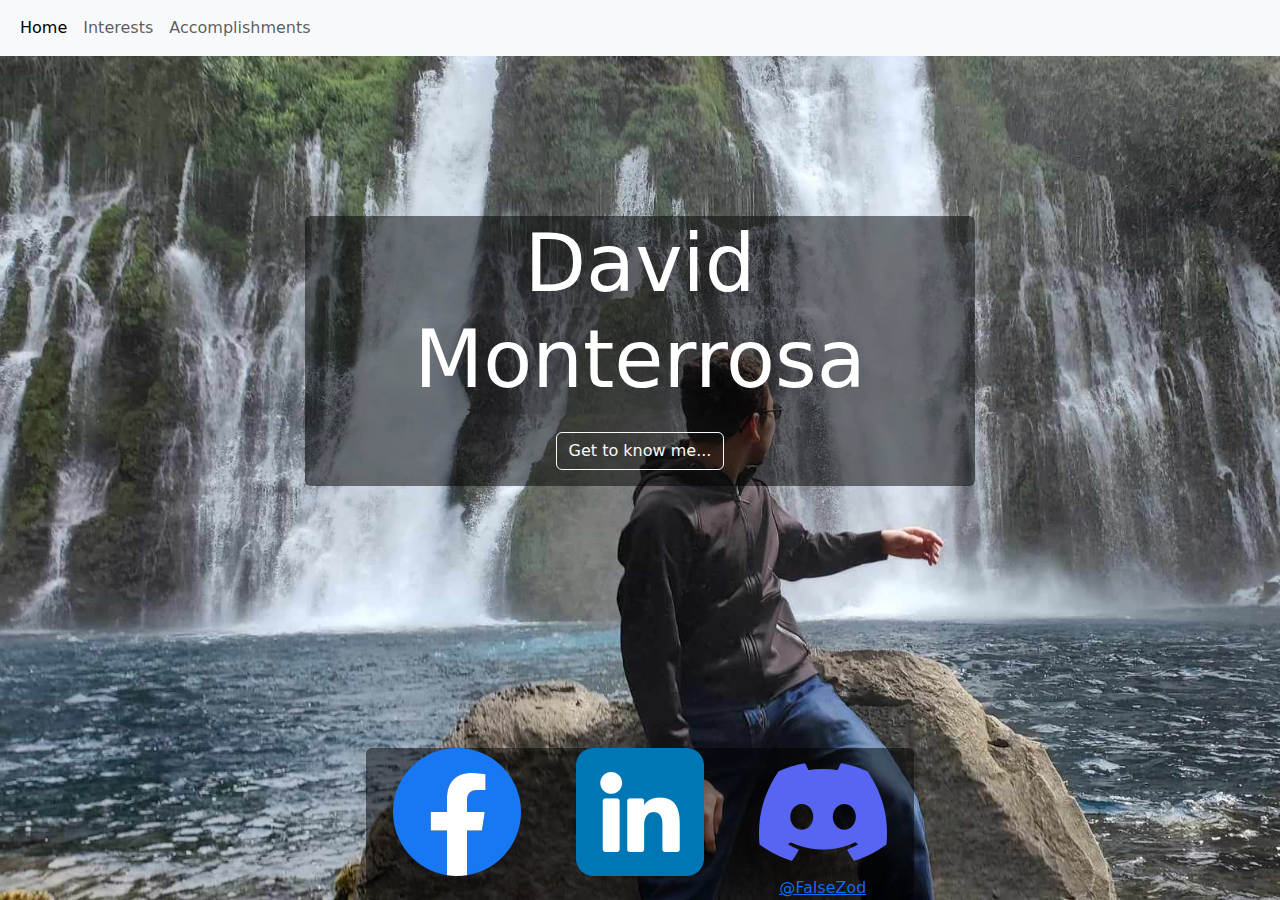
<file: index.html>
<!doctype html>
<html lang="en">

<head>
    <meta charset="utf-8">
    <meta name="viewport" content="width=device-width, initial-scale=1">
    <title>Figma Your Life</title>
    <link href="https://cdn.jsdelivr.net/npm/bootstrap@5.3.3/dist/css/bootstrap.min.css" rel="stylesheet"
        integrity="sha384-QWTKZyjpPEjISv5WaRU9OFeRpok6YctnYmDr5pNlyT2bRjXh0JMhjY6hW+ALEwIH" crossorigin="anonymous">
    <link rel="stylesheet" href="./style/styles.css">
</head>

<body>
    <!-- Navbar at top of page -->
    <nav class="navbar navbar-expand-lg bg-body-tertiary">
        <div class="container-fluid">
            <button class="navbar-toggler" type="button" data-bs-toggle="collapse" data-bs-target="#navbarNav"
                aria-controls="navbarNav" aria-expanded="false" aria-label="Toggle navigation">
                <span class="navbar-toggler-icon"></span>
            </button>
            <div class="collapse navbar-collapse" id="navbarNav">
                <ul class="navbar-nav">
                    <li class="nav-item">
                        <a class="nav-link active" aria-current="page" href="./index.html">Home</a>
                    </li>
                    <li class="nav-item">
                        <a class="nav-link" href="./pages/interests.html">Interests</a>
                    </li>
                    <li class="nav-item">
                        <a class="nav-link" href="./pages/accomplishments.html">Accomplishments</a>
                    </li>
                </ul>
            </div>
        </div>
    </nav>

    <!-- Title Banner -->
    <div class="container text-center title-vertical-center">
        <div class="row bg-black rounded title-length" style="--bs-bg-opacity: .5;">
            <div class="col">
                <h1 class="text-white display-1">David Monterrosa</h1>
            </div>

            <!-- Button trigger modal -->
            <div class="d-flex justify-content-center my-3">
                <button type="button" class="btn btn-outline-light" data-bs-toggle="modal"
                    data-bs-target="#exampleModal">
                    Get to know me...
                </button>
            </div>
        </div>
    </div>


    <!-- Modal -->
    <div class="modal fade" id="exampleModal" tabindex="-1" aria-labelledby="exampleModalLabel" aria-hidden="true">
        <div class="modal-dialog">
            <div class="modal-content">
                <div class="modal-header">
                    <h1 class="modal-title fs-5" id="exampleModalLabel">Pictures of me</h1>
                    <button type="button" class="btn-close" data-bs-dismiss="modal" aria-label="Close"></button>
                </div>
                <div class="modal-body">
                    <div id="carouselExample" class="carousel slide">
                        <div class="carousel-inner">
                            <div class="carousel-item active">
                                <img src="./assets/DavidGrandCanyon.jpg" class="d-block w-100" alt="...">
                            </div>
                            <div class="carousel-item">
                                <img src="./assets/SandiaPeaks.jpg" class="d-block w-100" alt="...">
                            </div>
                            <div class="carousel-item">
                                <img src="./assets/DavidEmpireState.jpg" class="d-block w-100" alt="...">
                            </div>
                        </div>
                        <button class="carousel-control-prev" type="button" data-bs-target="#carouselExample"
                            data-bs-slide="prev">
                            <span class="carousel-control-prev-icon" aria-hidden="true"></span>
                            <span class="visually-hidden">Previous</span>
                        </button>
                        <button class="carousel-control-next" type="button" data-bs-target="#carouselExample"
                            data-bs-slide="next">
                            <span class="carousel-control-next-icon" aria-hidden="true"></span>
                            <span class="visually-hidden">Next</span>
                        </button>
                    </div>
                </div>
            </div>
        </div>
    </div>

    <!-- Footer with Social Media Icon Links -->
    <footer class="fixed-bottom">
        <div class="container text-center social-links">
            <div class="row bg-black rounded d-flex justify-content-evenly" style="--bs-bg-opacity: .5; ">
                <div class="col">
                    <a href="https://www.facebook.com/david.monterrosa.1690" target="_blank"> <img src="./assets/FacebookIcon2.png" alt="Facebook Logo Icon"> </a>
                </div>

                <div class="col">
                    <a href="https://profile.indeed.com/p/davidm-txj5n10" target="_blank"> <img src="./assets/IndeedIcon.png" alt="Indeed Logo Icon"> </a>
                </div>


                <div class="col">
                    <a href="https://discord.com/login" target="_blank"> <img src="./assets/DiscordIcon.png" alt="Discord Logo Icon"> @FalseZod </a>
                </div>

            </div>
        </div>
    </footer>

    <script src="https://cdn.jsdelivr.net/npm/bootstrap@5.3.3/dist/js/bootstrap.bundle.min.js"
        integrity="sha384-YvpcrYf0tY3lHB60NNkmXc5s9fDVZLESaAA55NDzOxhy9GkcIdslK1eN7N6jIeHz"
        crossorigin="anonymous"></script>
</body>

</html>
</file>
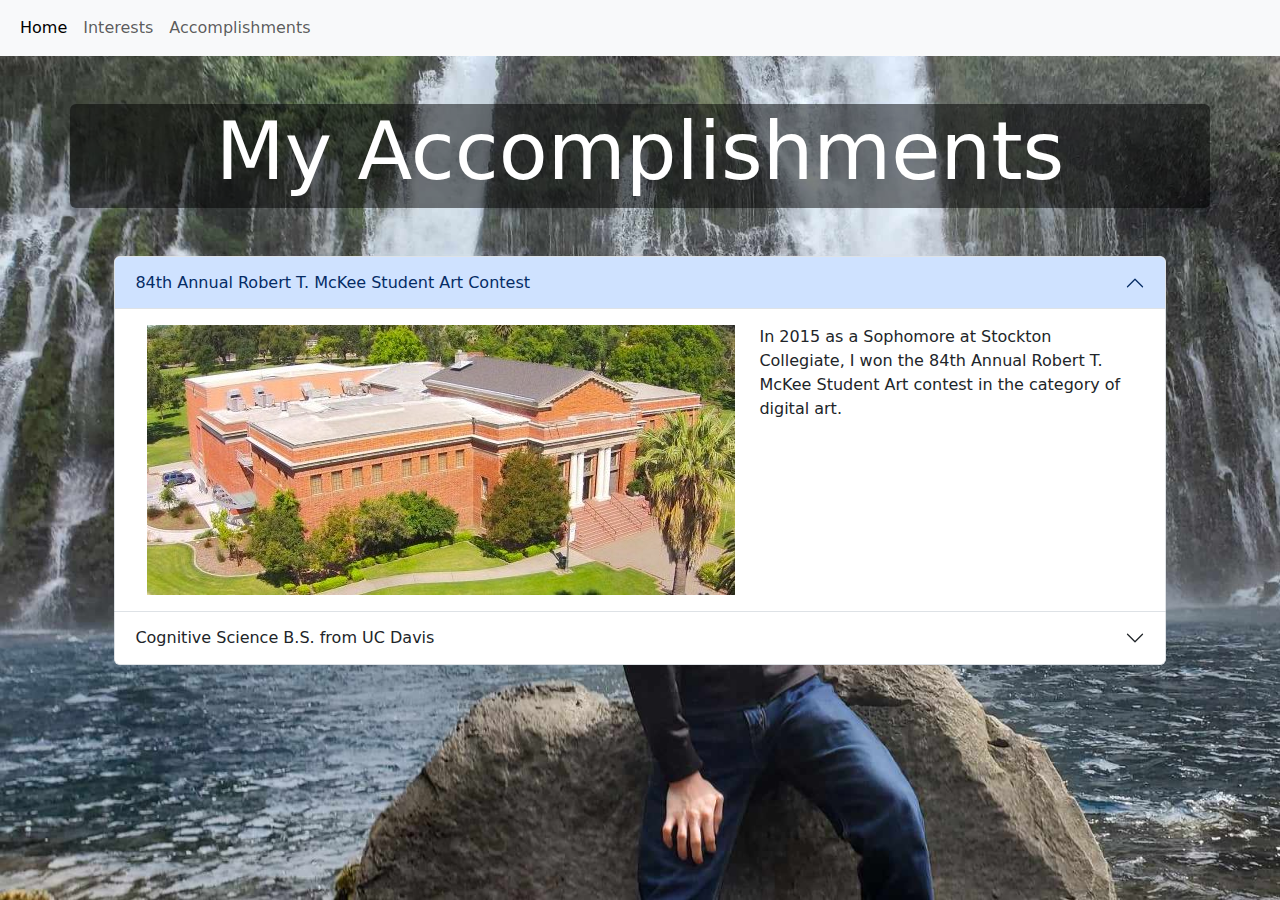
<file: pages/accomplishments.html>
<!doctype html>
<html lang="en">

<head>
    <meta charset="utf-8">
    <meta name="viewport" content="width=device-width, initial-scale=1">
    <title>Accomplishments</title>
    <link href="https://cdn.jsdelivr.net/npm/bootstrap@5.3.3/dist/css/bootstrap.min.css" rel="stylesheet"
        integrity="sha384-QWTKZyjpPEjISv5WaRU9OFeRpok6YctnYmDr5pNlyT2bRjXh0JMhjY6hW+ALEwIH" crossorigin="anonymous">
    <link rel="stylesheet" href="../style/styles.css">
</head>

<body>
    <!-- Navbar at top of page -->
    <nav class="navbar navbar-expand-lg bg-body-tertiary">
        <div class="container-fluid">
            <button class="navbar-toggler" type="button" data-bs-toggle="collapse" data-bs-target="#navbarNav"
                aria-controls="navbarNav" aria-expanded="false" aria-label="Toggle navigation">
                <span class="navbar-toggler-icon"></span>
            </button>
            <div class="collapse navbar-collapse" id="navbarNav">
                <ul class="navbar-nav">
                    <li class="nav-item">
                        <a class="nav-link active" aria-current="page" href="../index.html">Home</a>
                    </li>
                    <li class="nav-item">
                        <a class="nav-link" href="../pages/interests.html">Interests</a>
                    </li>
                    <li class="nav-item">
                        <a class="nav-link" href="../pages/accomplishments.html">Accomplishments</a>
                    </li>
                </ul>
            </div>
        </div>
    </nav>

    <!-- Page Banner -->
    <div class="container text-center">
        <div class="row align-items-center bg-black rounded my-5" style="--bs-bg-opacity: .5;">
            <div class="col">
                <h1 class="text-white display-1">My Accomplishments</h1>
            </div>
        </div>
    </div>

    <!-- Accordian Section -->
    <div class="container accomplishments-accordian">
        <div class="accordion" id="accordionExample">
            <div class="accordion-item">
                <h2 class="accordion-header">
                    <button class="accordion-button" type="button" data-bs-toggle="collapse" data-bs-target="#collapseOne"
                        aria-expanded="true" aria-controls="collapseOne">
                        84th Annual Robert T. McKee Student Art Contest
                    </button>
                </h2>
                <div id="collapseOne" class="accordion-collapse collapse show" data-bs-parent="#accordionExample">
                    <div class="accordion-body">
                        <div class="container">
                            <div class="row">
                                <div class="col">
                                    <img src="../assets/Haggin Museum.jpg" alt="">
                                </div>
                                <div class="col">
                                    In 2015 as a Sophomore at Stockton Collegiate, I won the 84th Annual Robert T. McKee Student Art contest in the category of digital art. 
                                </div>
                            </div>
                        </div>
                    </div>
                </div>
            </div>
            <div class="accordion-item">
                <h2 class="accordion-header">
                    <button class="accordion-button collapsed" type="button" data-bs-toggle="collapse"
                        data-bs-target="#collapseTwo" aria-expanded="false" aria-controls="collapseTwo">
                        Cognitive Science B.S. from UC Davis
                    </button>
                </h2>
                <div id="collapseTwo" class="accordion-collapse collapse" data-bs-parent="#accordionExample">
                    <div class="accordion-body">
                        <div class="container">
                            <div class="row">
                                <div class="col">
                                    <img src="../assets/UCDavis.jpg" alt="Social Sciences Building at UC Davis">
                                </div>
                                <div class="col">
                                    In 2021, I graduated with a Bachelor of Science degree from the University of California at Davis. My major was Cognitive Science with a Computational Emphasis. 
                                </div>
                            </div>
                        </div>
                    </div>
                </div>
            </div>
        </div>

    </div>

    <script src="https://cdn.jsdelivr.net/npm/bootstrap@5.3.3/dist/js/bootstrap.bundle.min.js"
        integrity="sha384-YvpcrYf0tY3lHB60NNkmXc5s9fDVZLESaAA55NDzOxhy9GkcIdslK1eN7N6jIeHz"
        crossorigin="anonymous"></script>
</body>

</html>
</file>
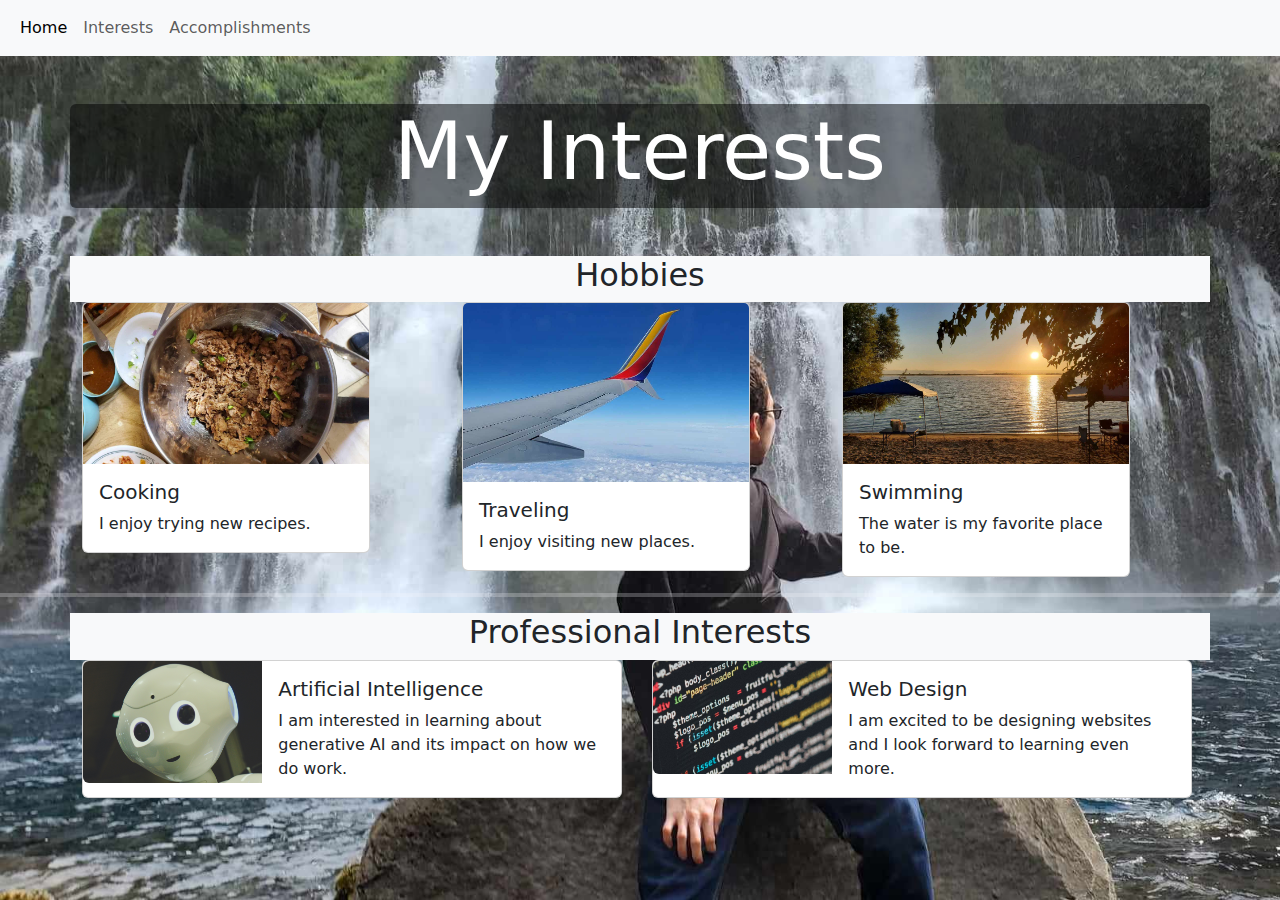
<file: pages/interests.html>
<!doctype html>
<html lang="en">

<head>
    <meta charset="utf-8">
    <meta name="viewport" content="width=device-width, initial-scale=1">
    <title>Interests</title>
    <link href="https://cdn.jsdelivr.net/npm/bootstrap@5.3.3/dist/css/bootstrap.min.css" rel="stylesheet"
        integrity="sha384-QWTKZyjpPEjISv5WaRU9OFeRpok6YctnYmDr5pNlyT2bRjXh0JMhjY6hW+ALEwIH" crossorigin="anonymous">
    <link rel="stylesheet" href="../style/styles.css">
</head>

<body>
    <!-- Navbar at top of page -->
    <nav class="navbar navbar-expand-lg bg-body-tertiary">
        <div class="container-fluid">
            <button class="navbar-toggler" type="button" data-bs-toggle="collapse" data-bs-target="#navbarNav"
                aria-controls="navbarNav" aria-expanded="false" aria-label="Toggle navigation">
                <span class="navbar-toggler-icon"></span>
            </button>
            <div class="collapse navbar-collapse" id="navbarNav">
                <ul class="navbar-nav">
                    <li class="nav-item">
                        <a class="nav-link active" aria-current="page" href="../index.html">Home</a>
                    </li>
                    <li class="nav-item">
                        <a class="nav-link" href="../pages/interests.html">Interests</a>
                    </li>
                    <li class="nav-item">
                        <a class="nav-link" href="../pages/accomplishments.html">Accomplishments</a>
                    </li>
                </ul>
            </div>
        </div>
    </nav>

    <!-- Page Banner -->
    <div class="container text-center">
        <div class="row align-items-center bg-black rounded my-5" style="--bs-bg-opacity: .5;">
            <div class="col">
                <h1 class="text-white display-1">My Interests</h1>
            </div>
        </div>
    </div>

    <!-- Hobbies Section -->
    <div class="container">
        <div class="row">
            <div class="col bg-light text-center">
                <h2>Hobbies</h2>
            </div>
        </div>
        <div class="row">
            <div class="col">
                <div class="card" style="width: 18rem;">
                    <img src="../assets/BeefBulgogi.jpg" class="card-img-top" alt="Beef Bulgogi">
                    <div class="card-body">
                        <h5 class="card-title">Cooking</h5>
                        <p class="card-text">I enjoy trying new recipes.</p>
                    </div>
                </div>
            </div>

            <div class="col">
                <div class="card" style="width: 18rem;">
                    <img src="../assets/Flying.jpg" class="card-img-top object-fit-scale" alt="...">
                    <div class="card-body">
                        <h5 class="card-title">Traveling</h5>
                        <p class="card-text">I enjoy visiting new places.</p>
                    </div>
                </div>
            </div>

            <div class="col">
                <div class="card" style="width: 18rem;">
                    <img src="../assets/swimming.jpg" class="card-img-top" alt="...">
                    <div class="card-body">
                        <h5 class="card-title">Swimming</h5>
                        <p class="card-text">The water is my favorite place to be.</p>
                    </div>
                </div>
            </div>
        </div>
    </div>
    <hr class="border border-light border-2">

    <!-- Professional Interests Section -->
    <div class="container">
        <div class="row">
            <div class="col bg-light text-center">
                <h2>Professional Interests</h2>
            </div>
        </div>
        <div class="row">
            <div class="col-6">
                <div class="card mb-3" style="max-width: 540px;">
                    <div class="row g-0">
                      <div class="col-md-4">
                        <img src="../assets/AI.jpg" class="img-fluid rounded-start" alt="Image of a robot">
                      </div>
                      <div class="col-md-8">
                        <div class="card-body">
                          <h5 class="card-title">Artificial Intelligence</h5>
                          <p class="card-text">I am interested in learning about generative AI and its impact on how we do work.</p>
                        </div>
                      </div>
                    </div>
                  </div>
            </div>
            <div class="col-6">
                <div class="card mb-3" style="max-width: 540px;">
                    <div class="row g-0">
                      <div class="col-md-4">
                        <img src="../assets/WebDev.jpg" class="img-fluid rounded-start" alt="Image of HTML Code File">
                      </div>
                      <div class="col-md-8">
                        <div class="card-body">
                          <h5 class="card-title">Web Design</h5>
                          <p class="card-text">I am excited to be designing websites and I look forward to learning even more.</p>
                        </div>
                      </div>
                    </div>
                  </div>
            </div>
        </div>
    </div>



    <script src="https://cdn.jsdelivr.net/npm/bootstrap@5.3.3/dist/js/bootstrap.bundle.min.js"
        integrity="sha384-YvpcrYf0tY3lHB60NNkmXc5s9fDVZLESaAA55NDzOxhy9GkcIdslK1eN7N6jIeHz"
        crossorigin="anonymous"></script>
</body>

</html>
</file>
<file: style/styles.css>
body {
    background-image: url(/assets/DavidIsAdventurous.jpg);
    background-size: cover;
    background-repeat: no-repeat;
    background-attachment:fixed;
}

.center-splash {
    display: flex;
    justify-content: center;
    align-content: center;
}

.accomplishments-accordian {
    max-width: 84%;
}

.title-vertical-center {
    margin: auto;
    width: 90%;
    padding-top: 10rem;
    align-items: stretch;
}

.social-links {
    max-width: fit-content;
}

.title-length {
    margin-left: 20%;
    margin-right: 20%;
}
</file>
